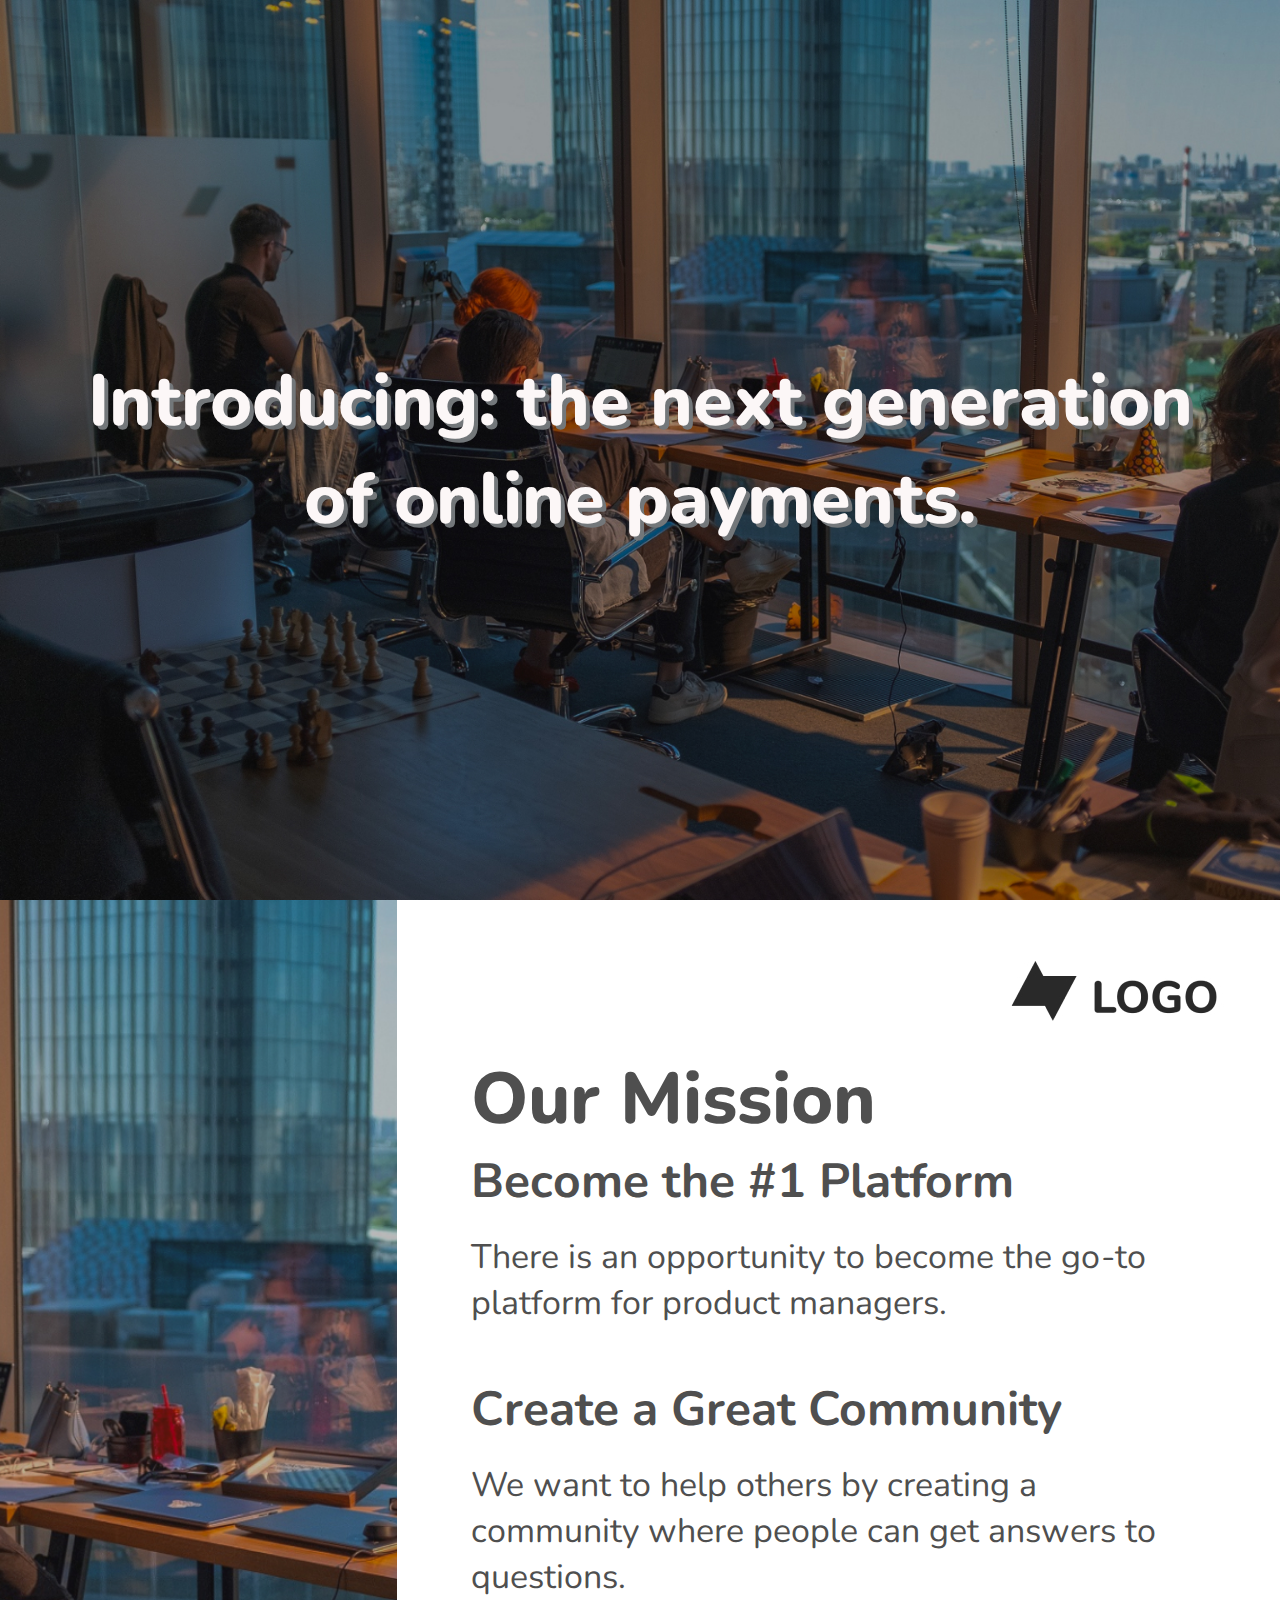
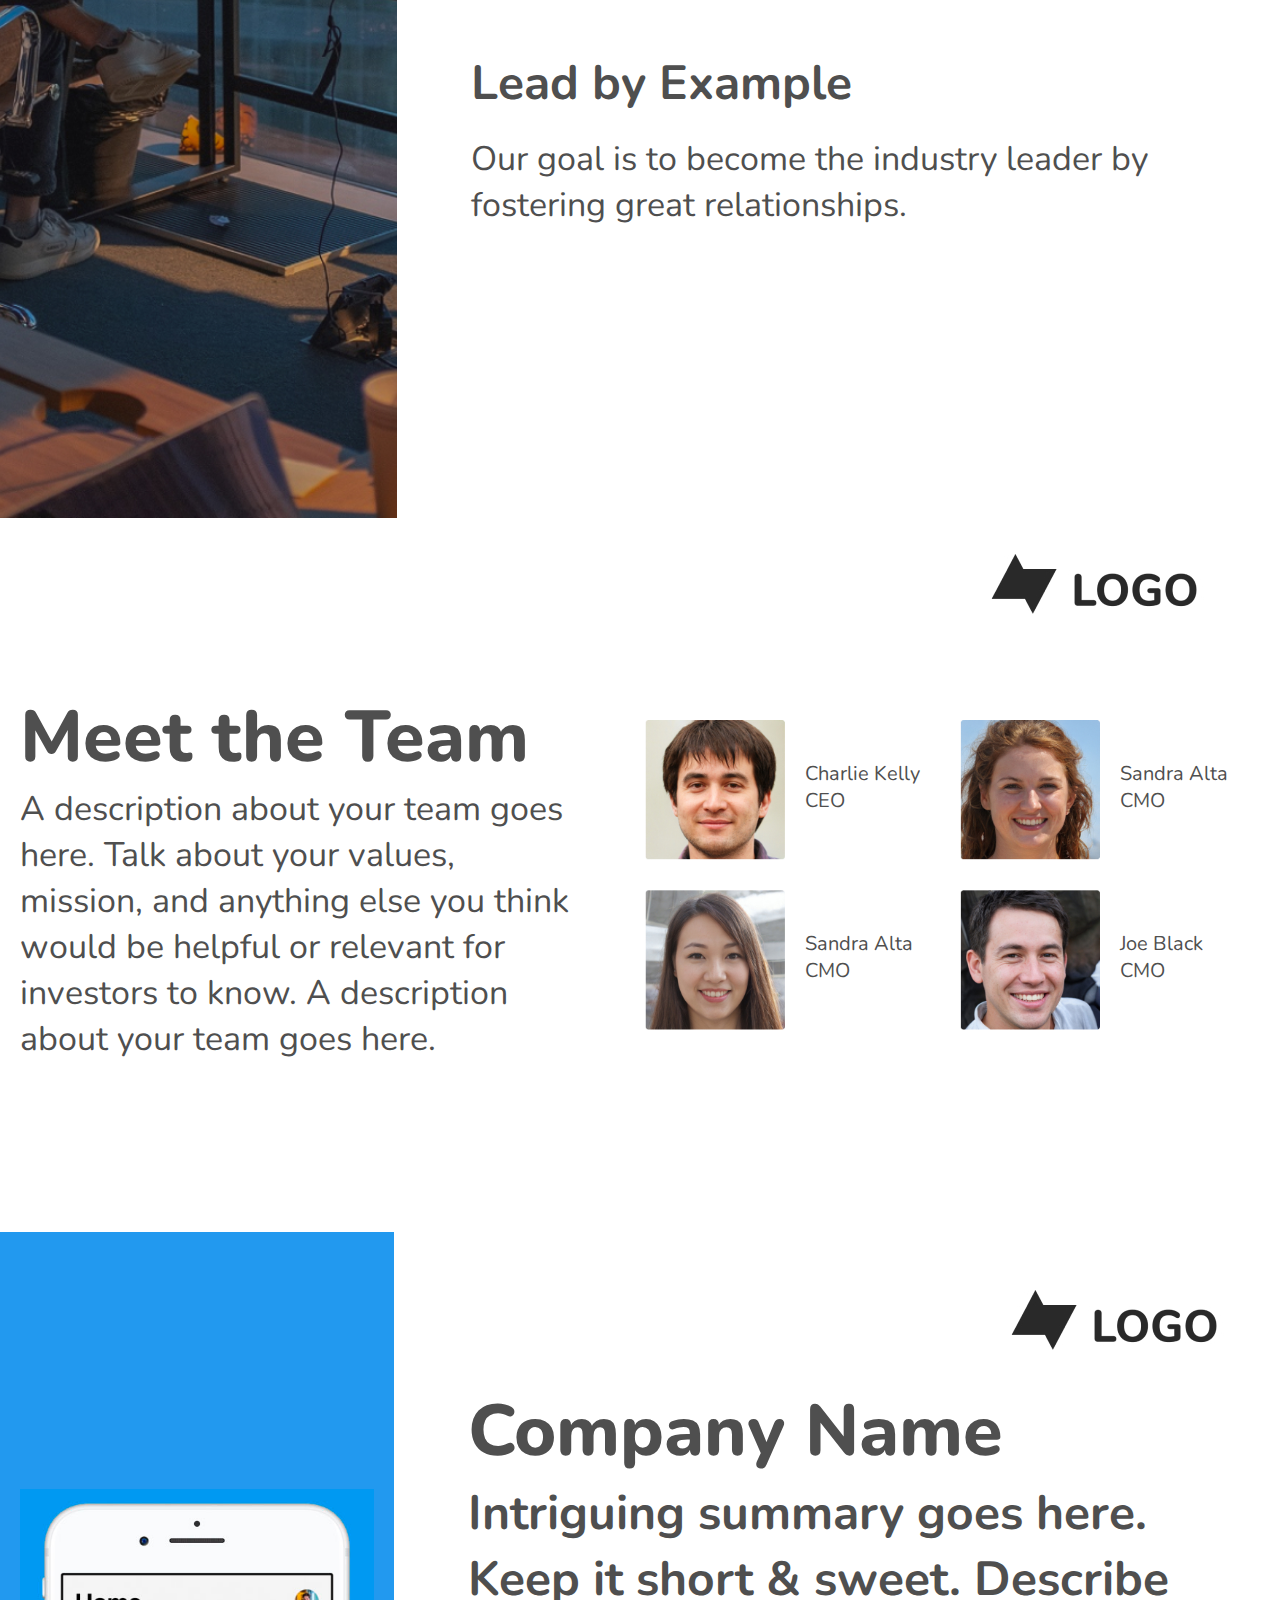
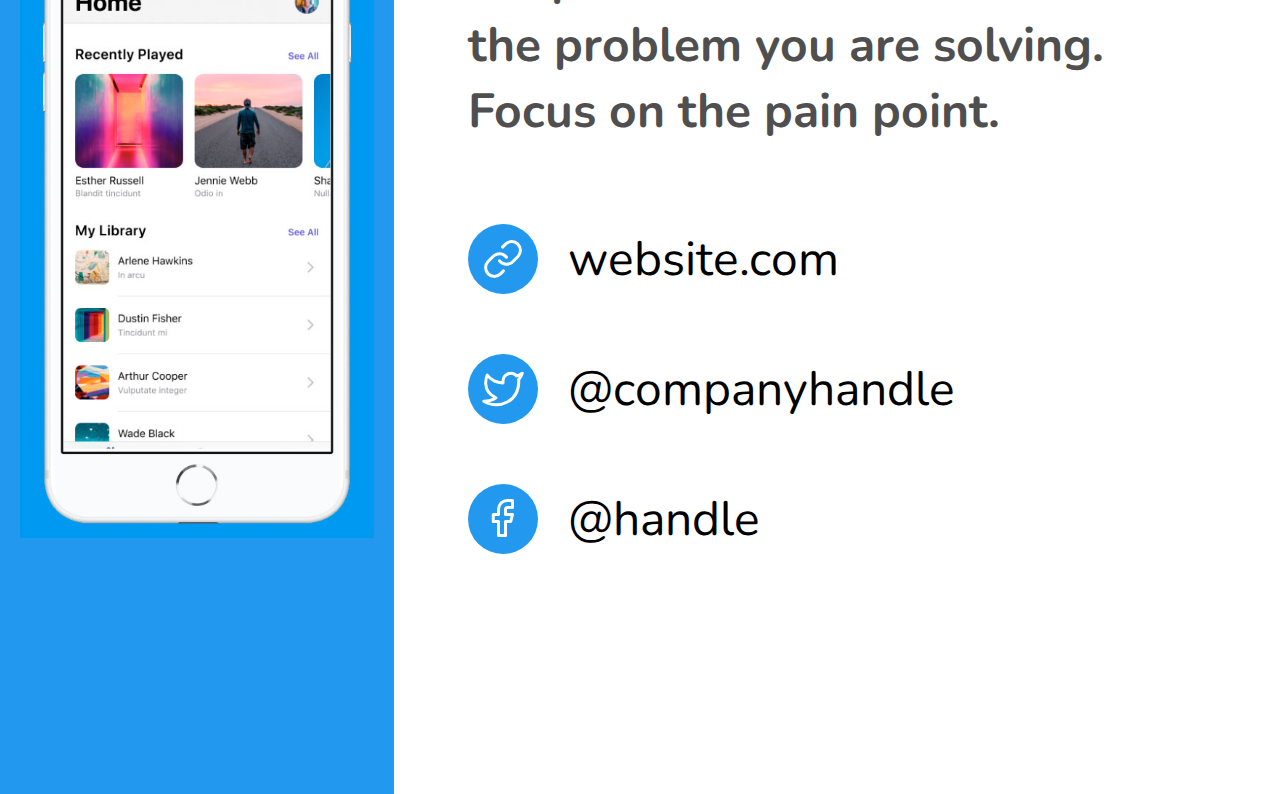
<file: index.html>
<!DOCTYPE html>
<html lang="en">
<head>
  <meta charset="UTF-8" />
  <meta http-equiv="X-UA-Compatible" content="IE=edge" />
  <meta name="viewport" content="width=device-width, initial-scale=1.0" />
  
  <link rel="preconnect" href="https://fonts.googleapis.com" />
  <link rel="preconnect" href="https://fonts.gstatic.com" crossorigin />
  <link href="https://fonts.googleapis.com/css2?family=Nunito:wght@400;700;800&display=swap" rel="stylesheet" />

  <link rel="stylesheet" href="./index.css" />
  
  <title>Training examples</title>
</head>
<body>
  <div class="header">
    <!-- <img src="./images/logo_light.jpg"> -->
    <h1 class="header-text">Introducing: the next generation of online payments.</h1>
  </div>
  <div class="our-mission">
    <div class="our-mission__image-wrapper">
      <div class="our-mission__image"></div>
    </div>
    <div class="text-wrapper">
      <img class="text-wrapper__logo" src="./images/logo.jpg" />
        <h1 class="text-wrapper__title">Our Mission</h1>
        <div>
          <h2 class="text-wrapper__subtitle">Become the #1 Platform</h2>
          <h3 class="text-wrapper__description">There is an opportunity to become the go-to platform for product managers.</h3>
        </div>
        <div>
          <h2 class="text-wrapper__subtitle">Create a Great Community</h2>
          <h3 class="text-wrapper__description">We want to help others by creating a community where people can get answers to questions.</h3>
        </div>
        <div>
          <h2 class="text-wrapper__subtitle">Lead by Example</h2>
          <h3 class="text-wrapper__description">Our goal is to become the industry leader by fostering great relationships.</h3>
        </div>
      </div>
  </div>
  </div>
    <div class="team-squares">
      <img class="text-wrapper__logo" src="./images/logo.jpg" />
      <div class="text">
        <h1 class="text__title">Meet the Team</h1>
        <h2 class="text__description">A description about your team goes here. Talk about your values, mission, 
          and anything else you think would be helpful or relevant for investors to know. A description about your team goes here.</h2>
      </div>
      <div class="teammates">
        <div class="teammates__card">
          <img class="teammates__photo" src="./images/Charlie.jpeg" alt="Charlie">
          <div class="teammates__description">
            <div class="teammates__name">Charlie Kelly</div>
            <div class="teammates__role">CEO</div>
          </div>
        </div>
        <div class="teammates__card">
          <img class="teammates__photo" src="./images/Sandra.jpeg" alt="Sandra">
          <div class="teammates__description">
            <div class="teammates__name">Sandra Alta</div>
            <div class="teammates__role">CMO</div>
          </div>
        </div>
        <div class="teammates__card">
          <img class="teammates__photo" src="./images/Sandra Alta.jpeg" alt="Sandra">
          <div class="teammates__description">
            <div class="teammates__name">Sandra Alta</div>
            <div class="teammates__role">CMO</div>
          </div>
        </div>
        <div class="teammates__card">
          <img class="teammates__photo" src="./images/Joe Black.jpeg" alt="Joe">
          <div class="teammates__description">
            <div class="teammates__name">Joe Black</div>
            <div class="teammates__role">CMO</div>
          </div>
        </div>
      </div>
    </div>
  <div class="cover-primary">
    <div class="cover-primary__image-wrapper">
        <div class="cover-primary__image"></div>
    </div>
    <div class="text-wrapper">
        <img class="text-wrapper__logo" src="./images/logo.jpg" />
        <h1 class="text-wrapper__title">Company Name</h1>
        <h2 class="text-wrapper__subtitle">Intriguing summary goes here. Keep it short & sweet. 
            Describe the problem you are solving. Focus on the pain point.</h2>
        <div class="links">
            <div class="links__item">
                <svg width="70" height="70" viewBox="0 0 70 70" fill="none" xmlns="http://www.w3.org/2000/svg">
                    <circle cx="35" cy="35" r="35" fill="#2299EF"/>
                    <path d="M31.5 36.7499C32.2515 37.7547 33.2104 38.586 34.3115 39.1876C35.4126 39.7892 36.6301 40.1469 37.8816 40.2365C39.1331 40.3262 40.3893 40.1456 41.5649 39.7071C42.7404 39.2685 43.808 38.5823 44.695 37.6949L49.945 32.4449C51.5389 30.7947 52.4208 28.5844 52.4009 26.2902C52.381 23.996 51.4607 21.8013 49.8384 20.179C48.2161 18.5567 46.0215 17.6365 43.7273 17.6165C41.433 17.5966 39.2228 18.4786 37.5725 20.0724L34.5625 23.0649" stroke="white" stroke-width="3" stroke-linecap="round" stroke-linejoin="round"/>
                    <path d="M38.4999 33.2499C37.7483 32.2452 36.7895 31.4138 35.6884 30.8123C34.5873 30.2107 33.3697 29.853 32.1182 29.7633C30.8667 29.6737 29.6106 29.8543 28.435 30.2928C27.2594 30.7313 26.1919 31.4175 25.3049 32.3049L20.0549 37.5549C18.461 39.2052 17.579 41.4154 17.599 43.7097C17.6189 46.0039 18.5391 48.1985 20.1614 49.8208C21.7838 51.4431 23.9784 52.3634 26.2726 52.3833C28.5668 52.4032 30.7771 51.5213 32.4274 49.9274L35.4199 46.9349" stroke="white" stroke-width="3" stroke-linecap="round" stroke-linejoin="round"/>
                </svg>
                <a class="links__text" href="#">
                    website.com
                </a>
            </div>
            <div class="links__item">
                <svg width="70" height="70" viewBox="0 0 70 70" fill="none" xmlns="http://www.w3.org/2000/svg">
                    <circle cx="35" cy="35" r="35" fill="#2299EF"/>
                    <path d="M54.25 19.25C52.5742 20.4321 50.7187 21.3362 48.755 21.9275C47.701 20.7157 46.3003 19.8567 44.7423 19.4669C43.1843 19.077 41.5441 19.1751 40.0436 19.7478C38.5432 20.3205 37.2548 21.3402 36.3527 22.669C35.4507 23.9978 34.9785 25.5716 35 27.1775V28.9275C31.9246 29.0073 28.8772 28.3252 26.1293 26.9421C23.3813 25.5589 21.0181 23.5176 19.25 21C19.25 21 12.25 36.75 28 43.75C24.3959 46.1965 20.1025 47.4231 15.75 47.25C31.5 56 50.75 47.25 50.75 27.125C50.7484 26.6376 50.7015 26.1513 50.61 25.6725C52.3961 23.9111 53.6564 21.6873 54.25 19.25V19.25Z" stroke="white" stroke-width="3" stroke-linecap="round" stroke-linejoin="round"/>
                </svg>
                <a class="links__text" href="#">
                    @companyhandle
                </a>
            </div>
            <div class="links__item">
                <svg width="70" height="70" viewBox="0 0 70 70" fill="none" xmlns="http://www.w3.org/2000/svg">
                    <circle cx="35" cy="35" r="35" fill="#2299EF"/>
                    <path d="M44.5 16.5H39.25C36.9294 16.5 34.7038 17.4219 33.0628 19.0628C31.4219 20.7038 30.5 22.9294 30.5 25.25V30.5H25.25V37.5H30.5V51.5H37.5V37.5H42.75L44.5 30.5H37.5V25.25C37.5 24.7859 37.6844 24.3408 38.0126 24.0126C38.3408 23.6844 38.7859 23.5 39.25 23.5H44.5V16.5Z" stroke="white" stroke-width="3" stroke-linecap="round" stroke-linejoin="round"/>
                </svg>
                <a class="links__text" href="#">
                    @handle
                </a>
            </div>
        </div>
    </div>
  </div>
</body>
</html>
</file>
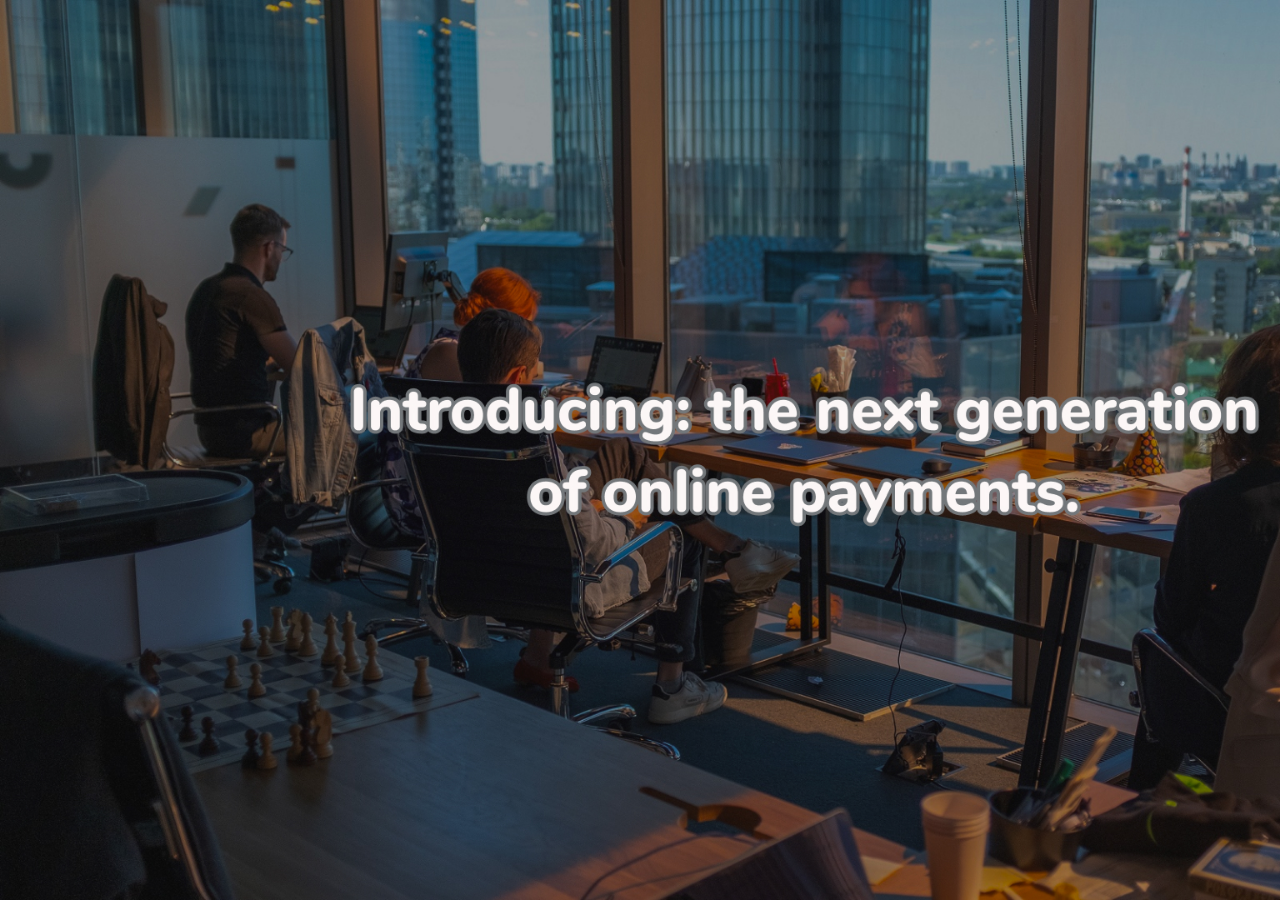
<file: bg/index.html>
<!DOCTYPE html>
<html lang="en">
<head>
  <meta charset="UTF-8" />
  <meta http-equiv="X-UA-Compatible" content="IE=edge" />
  <meta name="viewport" content="width=device-width, initial-scale=1.0" />
  
  <link rel="preconnect" href="https://fonts.googleapis.com" />
  <link rel="preconnect" href="https://fonts.gstatic.com" crossorigin />
  <link href="https://fonts.googleapis.com/css2?family=Nunito:wght@400;800&display=swap" rel="stylesheet" />

  <link rel="stylesheet" href="./styles/style.css" />
  
  <title>Bg</title>
</head>
<body>
  <div class="wrapper"></div>
</body>
</html>
</file>
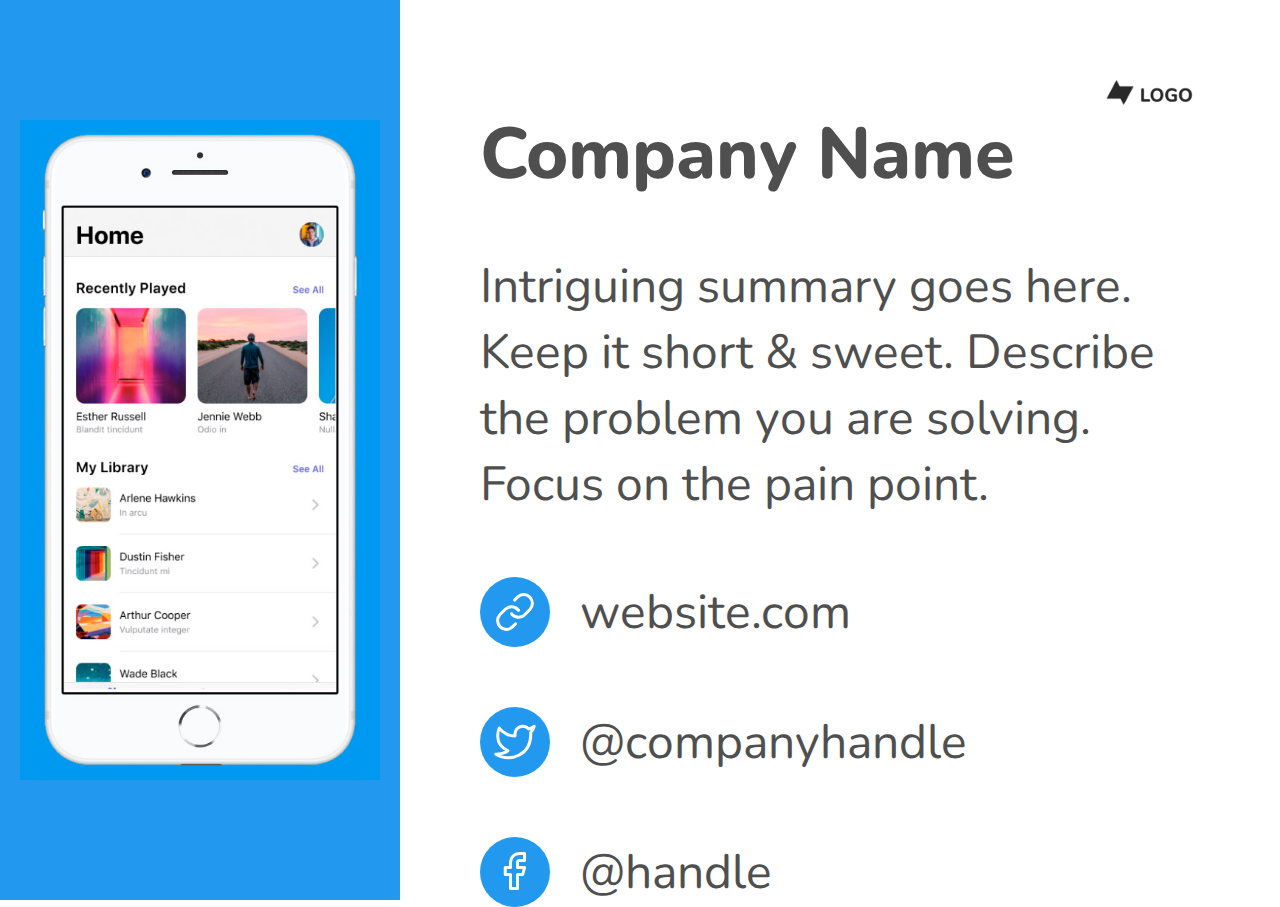
<file: cover-primary/index.html>
<!DOCTYPE html>
<html lang="en">
<head>
    <meta charset="UTF-8" />
    <meta http-equiv="X-UA-Compatible" content="IE=edge" />
    <meta name="viewport" content="width=device-width, initial-scale=1.0" />
    
    <link rel="preconnect" href="https://fonts.googleapis.com" />
    <link rel="preconnect" href="https://fonts.gstatic.com" crossorigin />
    <link href="https://fonts.googleapis.com/css2?family=Nunito:wght@400;800&display=swap" rel="stylesheet" />

    <link rel="stylesheet" href="./styles/style.css" />

    <title>Cover Primary</title>
</head>
<body>
      <container class="wrapper">
        <div class="image-wrapper">
            <div class="image"></div>
        </div>
        <div class="text-wrapper">
            <div class="text-wrapper__logo"></div>
            <h1 class="text-wrapper__title">Company Name</h1>
            <h2 class="text-wrapper__subtitle">Intriguing summary goes here. Keep it short & sweet. 
                Describe the problem you are solving. Focus on the pain point.</h2>
            <div class="links">
                <div class="links__item">
                    <svg width="70" height="70" viewBox="0 0 70 70" fill="none" xmlns="http://www.w3.org/2000/svg">
                        <circle cx="35" cy="35" r="35" fill="#2299EF"/>
                        <path d="M31.5 36.7499C32.2515 37.7547 33.2104 38.586 34.3115 39.1876C35.4126 39.7892 36.6301 40.1469 37.8816 40.2365C39.1331 40.3262 40.3893 40.1456 41.5649 39.7071C42.7404 39.2685 43.808 38.5823 44.695 37.6949L49.945 32.4449C51.5389 30.7947 52.4208 28.5844 52.4009 26.2902C52.381 23.996 51.4607 21.8013 49.8384 20.179C48.2161 18.5567 46.0215 17.6365 43.7273 17.6165C41.433 17.5966 39.2228 18.4786 37.5725 20.0724L34.5625 23.0649" stroke="white" stroke-width="3" stroke-linecap="round" stroke-linejoin="round"/>
                        <path d="M38.4999 33.2499C37.7483 32.2452 36.7895 31.4138 35.6884 30.8123C34.5873 30.2107 33.3697 29.853 32.1182 29.7633C30.8667 29.6737 29.6106 29.8543 28.435 30.2928C27.2594 30.7313 26.1919 31.4175 25.3049 32.3049L20.0549 37.5549C18.461 39.2052 17.579 41.4154 17.599 43.7097C17.6189 46.0039 18.5391 48.1985 20.1614 49.8208C21.7838 51.4431 23.9784 52.3634 26.2726 52.3833C28.5668 52.4032 30.7771 51.5213 32.4274 49.9274L35.4199 46.9349" stroke="white" stroke-width="3" stroke-linecap="round" stroke-linejoin="round"/>
                    </svg>
                    <a class="links__text" href="#">
                        website.com
                    </a>
                </div>
                <div class="links__item">
                    <svg width="70" height="70" viewBox="0 0 70 70" fill="none" xmlns="http://www.w3.org/2000/svg">
                        <circle cx="35" cy="35" r="35" fill="#2299EF"/>
                        <path d="M54.25 19.25C52.5742 20.4321 50.7187 21.3362 48.755 21.9275C47.701 20.7157 46.3003 19.8567 44.7423 19.4669C43.1843 19.077 41.5441 19.1751 40.0436 19.7478C38.5432 20.3205 37.2548 21.3402 36.3527 22.669C35.4507 23.9978 34.9785 25.5716 35 27.1775V28.9275C31.9246 29.0073 28.8772 28.3252 26.1293 26.9421C23.3813 25.5589 21.0181 23.5176 19.25 21C19.25 21 12.25 36.75 28 43.75C24.3959 46.1965 20.1025 47.4231 15.75 47.25C31.5 56 50.75 47.25 50.75 27.125C50.7484 26.6376 50.7015 26.1513 50.61 25.6725C52.3961 23.9111 53.6564 21.6873 54.25 19.25V19.25Z" stroke="white" stroke-width="3" stroke-linecap="round" stroke-linejoin="round"/>
                    </svg>
                    <a class="links__text" href="#">
                        @companyhandle
                    </a>
                </div>
                <div class="links__item">
                    <svg width="70" height="70" viewBox="0 0 70 70" fill="none" xmlns="http://www.w3.org/2000/svg">
                        <circle cx="35" cy="35" r="35" fill="#2299EF"/>
                        <path d="M44.5 16.5H39.25C36.9294 16.5 34.7038 17.4219 33.0628 19.0628C31.4219 20.7038 30.5 22.9294 30.5 25.25V30.5H25.25V37.5H30.5V51.5H37.5V37.5H42.75L44.5 30.5H37.5V25.25C37.5 24.7859 37.6844 24.3408 38.0126 24.0126C38.3408 23.6844 38.7859 23.5 39.25 23.5H44.5V16.5Z" stroke="white" stroke-width="3" stroke-linecap="round" stroke-linejoin="round"/>
                    </svg>
                    <a class="links__text" href="#">
                        @handle
                    </a>
                </div>
            </div>
        </div>
      </container>
</body>
</html>
</file>
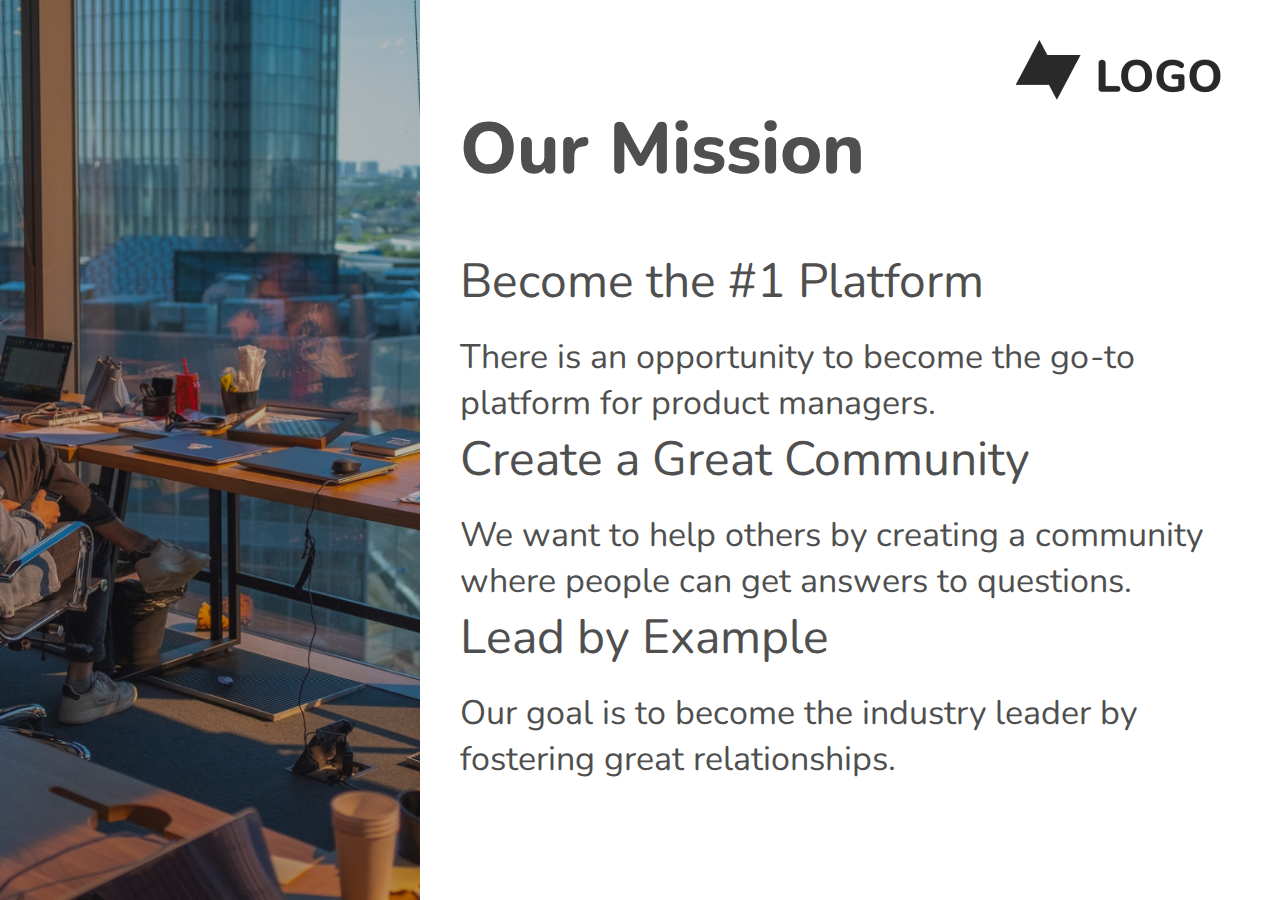
<file: our-mission/index.html>
<!DOCTYPE html>
<html lang="en">
<head>
  <meta charset="UTF-8" />
  <meta http-equiv="X-UA-Compatible" content="IE=edge" />
  <meta name="viewport" content="width=device-width, initial-scale=1.0" />

  <link rel="preconnect" href="https://fonts.googleapis.com" />
  <link rel="preconnect" href="https://fonts.gstatic.com" crossorigin />
  <link href="https://fonts.googleapis.com/css2?family=Nunito:wght@400;800&display=swap" rel="stylesheet" />

  <link rel="stylesheet" href="./styles/style.css" />

  <title>Our mission</title>
</head>
<body>
  <container class="wrapper">
    <div class="image-wrapper">
      <div class="image"></div>
    </div>
    <div class="text-wrapper">
      <div class="text-wrapper__logo"></div>
        <h1 class="text-wrapper__title">Our Mission</h1>
        <div>
          <h2 class="text-wrapper__subtitle">Become the #1 Platform</h2>
          <h3 class="text-wrapper__description">There is an opportunity to become the go-to platform for product managers.</h3>
        </div>
        <div>
          <h2 class="text-wrapper__subtitle">Create a Great Community</h2>
          <h3 class="text-wrapper__description">We want to help others by creating a community where people can get answers to questions.</h3>
        </div>
        <div>
          <h2 class="text-wrapper__subtitle">Lead by Example</h2>
          <h3 class="text-wrapper__description">Our goal is to become the industry leader by fostering great relationships.</h3>
        </div>
      </div>
  </div>
  </container>
</body>
</html>
</file>
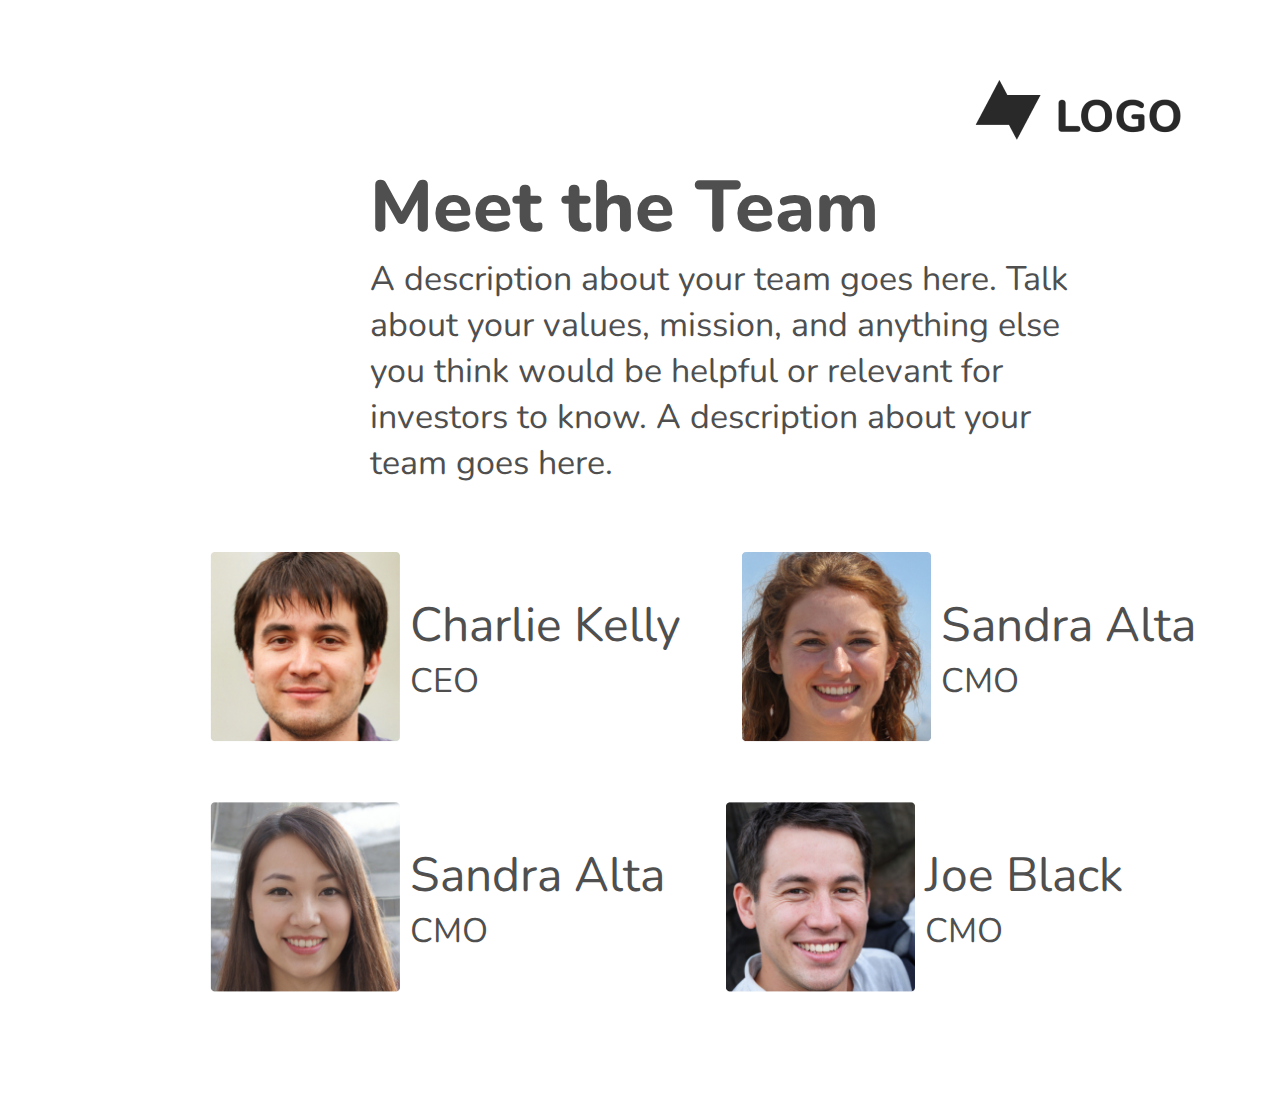
<file: team-squares2/index.html>
<!DOCTYPE html>
<html lang="en">
<head>
  <meta charset="UTF-8" />
  <meta http-equiv="X-UA-Compatible" content="IE=edge" />
  <meta name="viewport" content="width=device-width, initial-scale=1.0" />

  <link rel="stylesheet" href="./styles/style.css" />
  
  <link rel="preconnect" href="https://fonts.googleapis.com" />
  <link rel="preconnect" href="https://fonts.gstatic.com" crossorigin />
  <link href="https://fonts.googleapis.com/css2?family=Nunito:wght@400;800&display=swap" rel="stylesheet" />

  <title>Team squares</title>
</head>
<body>
  <div class="wrapper">
    <div class="logo"></div>
    <div class="container">
      <div class="text">
        <h1 class="text__title">Meet the Team</h1>
        <h2 class="text__subtitle">A description about your team goes here. Talk about your values, mission, 
          and anything else you think would be helpful or relevant for investors to know. A description about your team goes here.</h2>
      </div>
      <div class="teammates">
        <div class="teammates__block">
          <img class="teammates__photo" src="./images/Charlie.jpeg" alt="Charlie">
          <div class="teammates__description">
            <div class="teammates__name">Charlie Kelly</div>
            <div class="teammates__role">CEO</div>
          </div>
        </div>
        <div class="teammates__block">
          <img class="teammates__photo" src="./images/Sandra.jpeg" alt="Sandra">
          <div class="teammates__description">
            <div class="teammates__name">Sandra Alta</div>
            <div class="teammates__role">CMO</div>
          </div>
        </div>
        <div class="teammates__block">
          <img class="teammates__photo" src="./images/Sandra Alta.jpeg" alt="Sandra">
          <div class="teammates__description">
            <div class="teammates__name">Sandra Alta</div>
            <div class="teammates__role">CMO</div>
          </div>
        </div>
        <div class="teammates__block">
          <img class="teammates__photo" src="./images/Joe Black.jpeg" alt="Joe">
          <div class="teammates__description">
            <div class="teammates__name">Joe Black</div>
            <div class="teammates__role">CMO</div>
          </div>
        </div>
      </div>
    </div>
  </div>
</body>
</html>
</file>
<file: index.css>
.header {
  width: 100vw;
  height: 100vh;
  background-image: url(./images/Bg.jpeg);
  background-repeat: no-repeat;
  background-size: cover; }

.header-text {
  color: #FCF7F7;
  height: inherit;
  margin: 0 auto;
  width: 90%;
  display: flex;
  align-items: center;
  text-align: center;
  font-weight: 800;
  font-size: 46px;
  text-shadow: 4px 4px #73777A; }
  @media (min-width: 768px) {
    .header-text {
      font-size: 72px; } }

.our-mission {
  display: flex;
  flex-wrap: wrap; }
  @media (min-width: 1224px) {
    .our-mission {
      flex-wrap: nowrap; } }
  .our-mission__image {
    width: 100%;
    height: 100%;
    background-image: url(./images/Background-image.jpeg);
    background-repeat: no-repeat;
    background-size: cover;
    background-position: 50% 50%; }
    .our-mission__image-wrapper {
      width: 100%;
      height: auto;
      order: 2; }
      @media (min-width: 1224px) {
        .our-mission__image-wrapper {
          order: 1;
          width: 60%; } }

.text-wrapper {
  color: #4F4F4F;
  order: 1;
  padding: 20px;
  height: auto;
  text-align: center;
  position: relative; }
  @media (min-width: 1224px) {
    .text-wrapper {
      padding: 150px 74px 240px;
      text-align: left;
      order: 2; } }
  .text-wrapper__logo {
    position: absolute;
    right: 5%;
    top: 5%;
    width: 228px;
    height: 60px; }
  .text-wrapper__title {
    margin-top: 150px;
    font-size: 46px;
    font-weight: 800; }
    @media (min-width: 768px) {
      .text-wrapper__title {
        font-size: 72px; } }
    @media (min-width: 1224px) {
      .text-wrapper__title {
        margin-top: 0; } }
  .text-wrapper__subtitle {
    margin-bottom: 20px;
    font-size: 38px;
    font-weight: 700; }
    @media (min-width: 768px) {
      .text-wrapper__subtitle {
        font-size: 48px; } }
  .text-wrapper__description {
    margin-bottom: 50px;
    font-size: 24px;
    font-weight: 400; }
    @media (min-width: 768px) {
      .text-wrapper__description {
        font-size: 34px; } }

.team-squares {
  display: flex;
  flex-wrap: wrap;
  width: 100%;
  height: auto;
  padding: 20px;
  align-items: center;
  justify-content: center;
  position: relative; }
  @media (min-width: 1224px) {
    .team-squares {
      justify-content: space-between;
      padding: 170px 20px; } }

.text {
  color: #4F4F4F;
  width: 550px;
  text-align: center; }
  @media (min-width: 1224px) {
    .text {
      text-align: left; } }
  .text__title {
    margin-top: 150px;
    font-size: 46px;
    font-weight: 800; }
    @media (min-width: 768px) {
      .text__title {
        font-size: 72px; } }
    @media (min-width: 1224px) {
      .text__title {
        margin-top: 0; } }
  .text__description {
    font-size: 24px;
    font-weight: 400; }
    @media (min-width: 768px) {
      .text__description {
        font-size: 34px; } }

.teammates {
  color: #4F4F4F;
  width: 630px;
  display: flex;
  flex-wrap: wrap; }
  .teammates__card {
    width: 315px;
    height: 170px;
    display: flex;
    padding: 15px 0 15px 15px; }
  .teammates__photo {
    width: 90px;
    height: 90px; }
    @media (min-width: 768px) {
      .teammates__photo {
        width: 140px;
        height: 100%; } }
  .teammates__description {
    align-items: center;
    padding-top: 18px;
    padding-left: 20px;
    font-size: 20px;
    font-weight: 400; }
    @media (min-width: 768px) {
      .teammates__description {
        padding-top: 40px; } }

.cover-primary {
  display: flex;
  flex-wrap: wrap; }
  @media (min-width: 1224px) {
    .cover-primary {
      flex-wrap: nowrap; } }
  .cover-primary__image {
    display: none; }
    @media (min-width: 1224px) {
      .cover-primary__image {
        display: block;
        padding: 20px;
        width: 100%;
        height: 100%;
        background-image: url(./images/iPhone8.jpeg);
        background-repeat: no-repeat;
        background-size: contain;
        background-position: 50% 50%; }
        .cover-primary__image-wrapper {
          padding: 20px;
          width: 100%;
          height: auto;
          background-color: #2299EF;
          order: 2; } }
    @media (min-width: 1224px) and (min-width: 1224px) {
      .cover-primary__image-wrapper {
        order: 1; } }

.links {
  display: flex;
  flex-wrap: wrap;
  column-gap: 5%; }
  .links__item {
    margin-top: 60px;
    display: flex;
    align-items: center; }
  .links__text {
    text-decoration: none;
    color: #000;
    margin-left: 30px;
    font-size: 24px; }
    @media (min-width: 768px) {
      .links__text {
        font-size: 48px; } }

* {
  margin: 0;
  padding: 0;
  box-sizing: border-box;
  font-family: 'Nunito', sans-serif; }

/*# sourceMappingURL=index.css.map */
</file>
<file: bg/styles/style.css>
* {
  margin: 0;
  padding: 0;
  box-sizing: border-box;
  font-family: 'Nunito', sans-serif;
  color: #FCF7F7; }

.wrapper {
  width: 100vw;
  height: 100vh;
  background-image: url(../images/Bg.jpeg);
  background-repeat: no-repeat;
  background-size: cover; }

/*# sourceMappingURL=style.css.map */
</file>
<file: cover-primary/styles/style.css>
* {
  margin: 0;
  padding: 0;
  box-sizing: border-box;
  font-family: 'Nunito', sans-serif;
  color: #4F4F4F; }

.wrapper {
  display: flex;
  flex-wrap: wrap; }
  @media (min-width: 1140px) {
    .wrapper {
      flex-wrap: nowrap; } }

.image-wrapper {
  padding: 20px;
  width: 100%;
  height: 100vh;
  background-color: #2299EF;
  order: 2; }
  @media (min-width: 1140px) {
    .image-wrapper {
      order: 1; } }

.image {
  width: 100%;
  height: 100%;
  background-image: url(../images/iPhone8.jpeg);
  background-repeat: no-repeat;
  background-size: contain;
  background-position: 50% 50%; }

.text-wrapper {
  order: 1;
  padding: 20px;
  height: 100vh;
  text-align: center; }
  @media (min-width: 1140px) {
    .text-wrapper {
      padding: 80px;
      text-align: left;
      order: 2; } }
  .text-wrapper__logo {
    width: 100%;
    height: 25px;
    background-image: url(../images/logo.jpg);
    background-repeat: no-repeat;
    background-size: contain;
    background-position: 100% 0; }
  .text-wrapper__title {
    font-size: 72px;
    font-weight: 800;
    margin-bottom: 50px; }
  .text-wrapper__subtitle {
    font-size: 24px;
    font-weight: 400; }
    @media (min-width: 768px) {
      .text-wrapper__subtitle {
        font-size: 48px; } }

.links {
  display: flex;
  flex-wrap: wrap;
  justify-content: space-between; }
  .links__item {
    margin-top: 60px;
    display: flex;
    align-items: center; }
  .links__text {
    text-decoration: none;
    font-size: 24px;
    font-weight: 400;
    margin-left: 30px; }
    @media (min-width: 768px) {
      .links__text {
        font-size: 48px; } }

/*# sourceMappingURL=style.css.map */
</file>
<file: our-mission/styles/style.css>
* {
  margin: 0;
  padding: 0;
  box-sizing: border-box;
  font-family: 'Nunito', sans-serif;
  color: #4F4F4F; }

.wrapper {
  display: flex;
  flex-wrap: wrap; }
  @media (min-width: 1140px) {
    .wrapper {
      flex-wrap: nowrap; } }

.image-wrapper {
  width: 100%;
  height: 100vh;
  order: 2; }
  @media (min-width: 1140px) {
    .image-wrapper {
      order: 1;
      width: 60%; } }

.image {
  width: 100%;
  height: 100%;
  background-image: url(../images/Background-image.jpeg);
  background-repeat: no-repeat;
  background-size: cover;
  background-position: 50% 50%; }

.text-wrapper {
  order: 1;
  padding: 20px;
  height: 100vh;
  text-align: center; }
  @media (min-width: 1140px) {
    .text-wrapper {
      padding: 40px;
      text-align: left;
      order: 2; } }
  .text-wrapper__logo {
    width: 100%;
    height: 60px;
    background-image: url(../images/logo.jpg);
    background-repeat: no-repeat;
    background-size: contain;
    background-position: 100% 0; }
  .text-wrapper__title {
    margin-bottom: 20px;
    font-size: 72px;
    font-weight: 800;
    margin-bottom: 50px; }
  .text-wrapper__subtitle {
    margin-bottom: 20px;
    font-size: 24px;
    font-weight: 400; }
    @media (min-width: 768px) {
      .text-wrapper__subtitle {
        font-size: 48px; } }
  .text-wrapper__description {
    font-size: 34px;
    font-weight: 400; }

/*# sourceMappingURL=style.css.map */
</file>
<file: team-squares2/styles/style.css>
* {
  margin: 0;
  padding: 0;
  box-sizing: border-box;
  font-family: 'Nunito', sans-serif;
  color: #4F4F4F; }

.wrapper {
  padding: 80px; }

.logo {
  width: 100%;
  height: 60px;
  background-image: url(../images/logo.jpg);
  background-repeat: no-repeat;
  background-size: contain;
  background-position: 100% 0; }

.container {
  display: flex;
  flex-wrap: wrap;
  width: 100vw;
  height: 100vh;
  align-items: center;
  justify-content: center; }

.text {
  width: 375px; }
  @media (min-width: 768px) {
    .text {
      width: 700px; } }
  .text__title {
    font-size: 46px;
    font-weight: 800; }
    @media (min-width: 768px) {
      .text__title {
        font-size: 72px;
        font-weight: 800; } }
  .text__subtitle {
    font-size: 34px;
    font-weight: 400; }

.teammates {
  width: 375px;
  display: flex;
  flex-wrap: wrap; }
  @media (min-width: 768px) {
    .teammates {
      width: 700px; } }
  @media (min-width: 1140px) {
    .teammates {
      width: 1080px; } }
  .teammates__photo {
    width: 90px;
    height: 90px; }
    @media (min-width: 768px) {
      .teammates__photo {
        width: 190px;
        height: 190px; } }
  .teammates__block {
    display: flex;
    padding: 30px; }
  .teammates__description {
    align-items: center;
    margin-top: 40px;
    margin-left: 10px; }
  .teammates__name {
    font-size: 24px;
    font-weight: 400; }
    @media (min-width: 768px) {
      .teammates__name {
        font-size: 48px;
        font-weight: 400; } }
  .teammates__role {
    font-size: 20px;
    font-weight: 400; }
    @media (min-width: 768px) {
      .teammates__role {
        font-size: 34px;
        font-weight: 400; } }

/*# sourceMappingURL=style.css.map */
</file>
